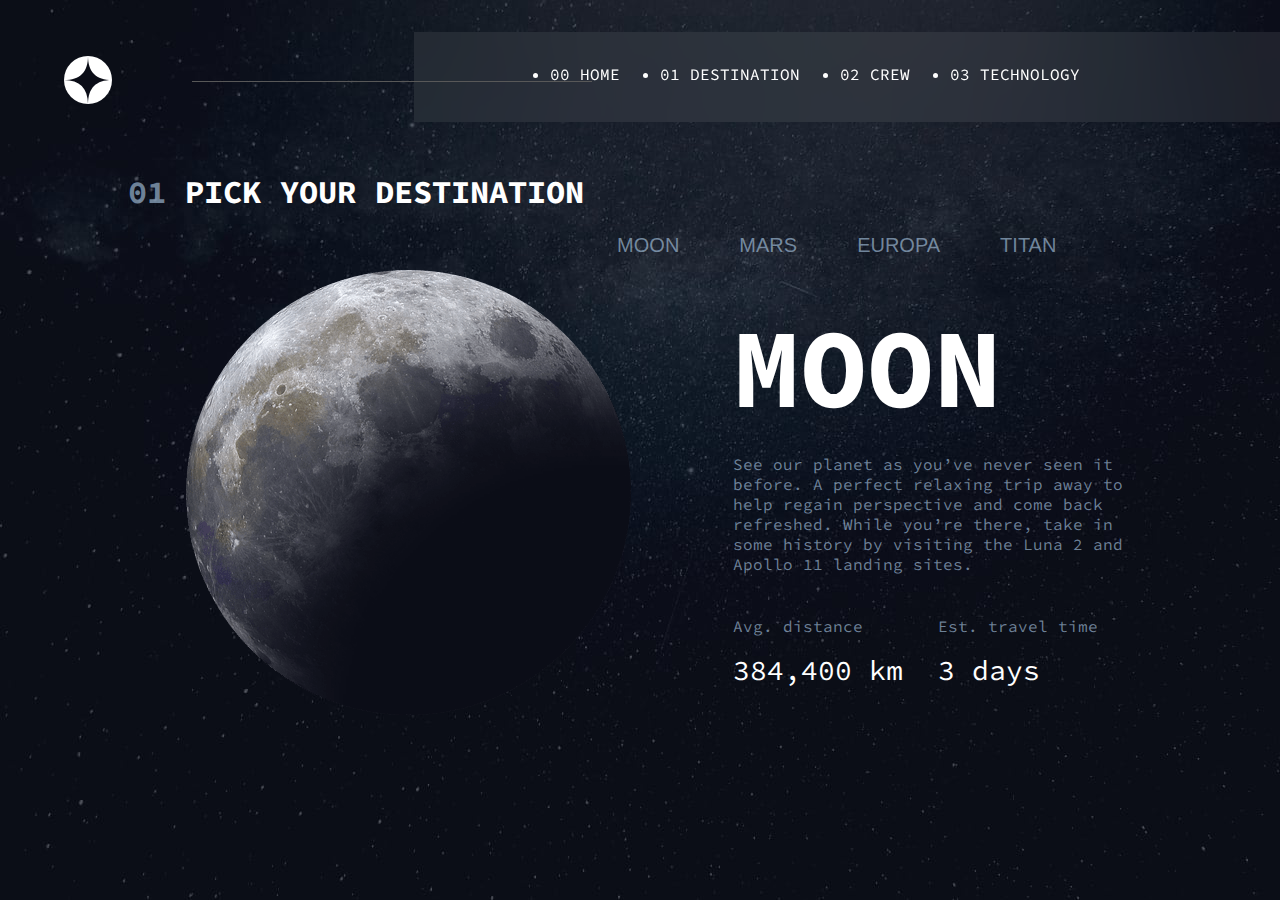
<file: projet/html/destination.html>
<!DOCTYPE html>
<html lang="en">
<head>
    <meta charset="UTF-8">
    <meta http-equiv="X-UA-Compatible" content="IE=edge">
    <meta name="viewport" content="width=device-width, initial-scale=1.0">
    <link rel="stylesheet" href="../css/generic.css">
    <link rel="stylesheet" href="../css/destination.css">
    <title>Destination</title>
</head>
<body>
    <header>
        <img src="../assets/shared/logo.svg" alt="logo" id="logo">
        <div id="header-trait"></div>
        <nav>
            <ul>
                <li>
                    <a href="../index.html">
                        <span>00</span>
                        <span>HOME</span>
                    </a>
                </li>
                <li>
                    <a href="./destination.html">
                        <span>01</span>
                        <span>DESTINATION</span>
                    </a>
                </li>
                <li>
                    <a href="./crew.html">
                        <span>02</span>
                        <span>CREW</span>
                    </a>
                </li>
                <li>
                    <a href="./technology.html">
                        <span>03</span>
                        <span>TECHNOLOGY</span>
                    </a>
                </li>
            </ul>
        </nav>
    </header>
    <main>
        <h1>
            <span class="number">01</span>
            <span>PICK YOUR DESTINATION</span>
        </h1>
        <div class="planet-names-container">
            <button id="moon-select">MOON</button>
            <button id="mars-select">MARS</button>
            <button id="europa-select">EUROPA</button>
            <button id="titan-select">TITAN</button>
        </div>
        <div id="container">

        </div>
        <template id="moon">
            <div id="planet">
                <img src="../assets/destination/image-moon.png" alt="moon">
            </div>
            <div class="text">
                <h2>MOON</h2>
                <p>See our planet as you’ve never seen it before. A perfect relaxing trip away to help regain perspective and come back refreshed. While you’re there, take in some history by visiting the Luna 2 and Apollo 11 landing sites.</p>
                <div class="trait"></div>
                <div class="planet-information">
                    <div class="distance">
                        <p>Avg. distance</p>
                        <p class="information-text">384,400 km</p>
                    </div>
                    <div class="travel-time">
                        <p>Est. travel time</p>
                        <p class="information-text">3 days</p>
                    </div>
                </div>
            </div>
        </template>
        <template id="mars">
            <div id="planet">
                <img src="../assets/destination/image-mars.png" alt="mars">
            </div>
            <div class="text">
                <h2>MARS</h2>
                <p>Don’t forget to pack your hiking boots. You’ll need them to tackle Olympus Mons, the tallest planetary mountain in our solar system. It’s two and a half times the size of Everest!</p>
                <div class="trait"></div>
                <div class="planet-information">
                    <div class="distance">
                        <p>Avg. distance</p>
                        <p class="information-text">225 mil. km</p>
                    </div>
                    <div class="travel-time">
                        <p>Est. travel time</p>
                        <p class="information-text">9 months</p>
                    </div>
                </div>
            </div>
        </template>
        <template id="europa">
            <div id="planet">
                <img src="../assets/destination/image-europa.png" alt="europa">
            </div>
            <div class="text">
                <h2>EUROPA</h2>
                <p>The smallest of the four Galilean moons orbiting Jupiter, Europa is a winter lover’s dream. With an icy surface, it’s perfect for a bit of ice skating, curling, hockey, or simple relaxation in your snug wintery cabin.</p>
                <div class="trait"></div>
                <div class="planet-information">
                    <div class="distance">
                        <p>Avg. distance</p>
                        <p class="information-text">628 mil. km</p>
                    </div>
                    <div class="travel-time">
                        <p>Est. travel time</p>
                        <p class="information-text">3 years</p>
                    </div>
                </div>
            </div>
        </template>
        <template id="titan">
            <div id="planet">
                <img src="../assets/destination/image-titan.png" alt="titan">
            </div>
            <div class="text">
                <h2>TITAN</h2>
                <p>The only moon known to have a dense atmosphere other than Earth, Titan is a home away from home (just a few hundred degrees colder!). As a bonus, you get striking views of the Rings of Saturn.</p>
                <div class="trait"></div>
                <div class="planet-information">
                    <div class="distance">
                        <p>Avg. distance</p>
                        <p class="information-text">1.6 bil. km</p>
                    </div>
                    <div class="travel-time">
                        <p>Est. travel time</p>
                        <p class="information-text">7 years</p>
                    </div>
                </div>
            </div>
        </template>
    </main>
    <script src="../js/destination.js"></script>
</body>
</html>
</file>
<file: projet/css/generic.css>
@import url('https://fonts.googleapis.com/css2?family=Montserrat:wght@200;300;400;500&family=Source+Code+Pro:wght@300;400;500;600&display=swap');


body {
    padding: 0;
    margin: 0;
    font-family: 'Source Code Pro', sans-serif;
    color: white;
}

#logo {
    margin-top: 3.5rem;
    margin-left: 4rem;
}

#header-trait {
    position: absolute;
    background-color: rgb(88, 88, 88);
    left: 15%;
    top: 9%;
    height: 1px; 
    width: 25rem;
    z-index: 1;
}

nav {
    float: right;
    background-color: rgba(183, 183, 183, 0.109);
    backdrop-filter: blur(20px);
    height: 5rem;
    margin-top: 2rem;
    padding: 0.35rem 10rem 0.25rem 6rem;
}

ul {
    display: flex;
    flex-direction: row;
    justify-content: center;
    align-items: center;
    height: 2.5rem;
}

li {
    margin-right: 40px;
}

a {
    text-decoration: none;
    color: white;
}

span {
    text-decoration: none;
}
</file>
<file: projet/css/destination.css>
:root {
    --transparent-grey: rgba(161, 190, 217, 0.661); 
}

body {
    background-image: url(../assets/destination/background-destination-desktop.jpg); 
    background-position: fixed;
}

main {
    margin-top: 5%;
    margin-left: 10%;
}

.number {
    color: var(--transparent-grey);
}

#container {
    display: grid;
    grid-template-columns: repeat(2, 1fr);
    margin-top: 5%;
    margin-left: 5%;
}

.text {
    margin-top: 5%;
    margin-right: 25%;
    color: var(--transparent-grey);
}

.planet-names-container {
    position: absolute;
    right: 13.25%;
    display: flex;
}

button {
    border: none;
    background-color: transparent;
    margin-right: 3rem;
    font-size: 1.25rem;
    color: var(--transparent-grey);
    cursor: pointer;
}

h2 {
    font-size: 7rem;
    margin: 0;
    color: white;
}

.trait {
    color: rgb(255, 255, 255);
    height: 10px;
}

.planet-information {
    display: grid;
    grid-template-columns: repeat(2, 1fr);
}

.information-text {
    color: white;
    font-size: 1.75rem;
    margin: 0;
}



@media screen and (max-width:900px) {
    body {
        background-image: url(../assets/destination/background-destination-tablet.jpg);
    }
}



@media screen and (max-width:550px) {
    body {
        background-color: url(../assets/destination/background-destination-mobile.jpg);
    }
}
</file>
